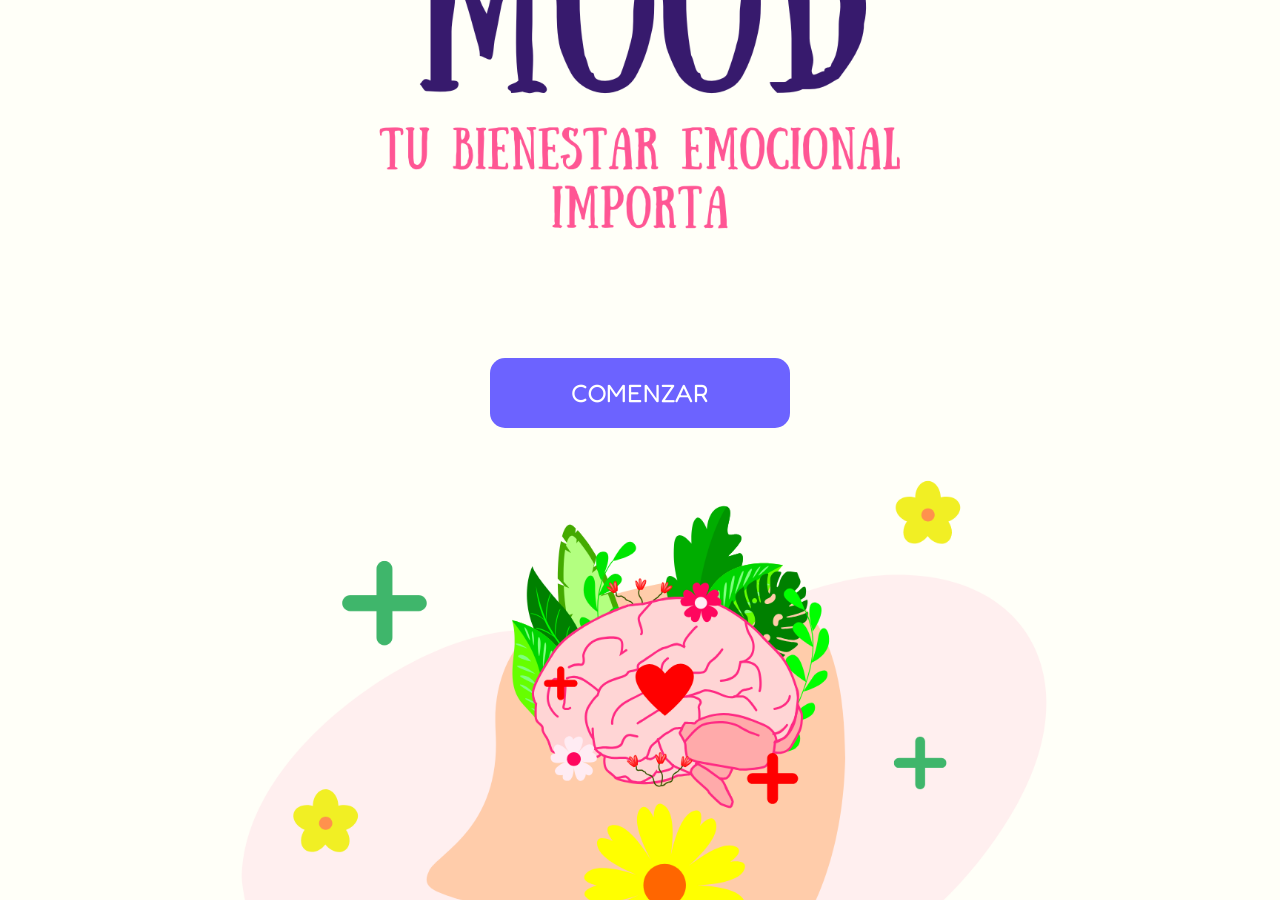
<file: index.html>
<!DOCTYPE html>
<html lang="es">
<head>
    <meta charset="UTF-8">
    <meta name="viewport" content="width=device-width, initial-scale=1.0">
    <title>STUDENT MOOD</title>

    <link rel="stylesheet" href="estilos.css">
    <link rel="manifest" href="manifest.webmanifest">

    <link rel="preconnect" href="https://fonts.googleapis.com">
    <link rel="preconnect" href="https://fonts.gstatic.com" crossorigin>

    <link href="https://fonts.googleapis.com/css2?family=Fredoka:wght@300..700&display=swap" rel="stylesheet">
</head>
<body>

<div class="bg-transicion"></div>

<div class="bg-inicio">

    <div class="contenido-inicio">

        <button class="btn-inicio" onclick="comenzar()">
            COMENZAR
        </button>

    </div>

</div>

<script src="funciones.js"></script>

</body>
</html>
</file>
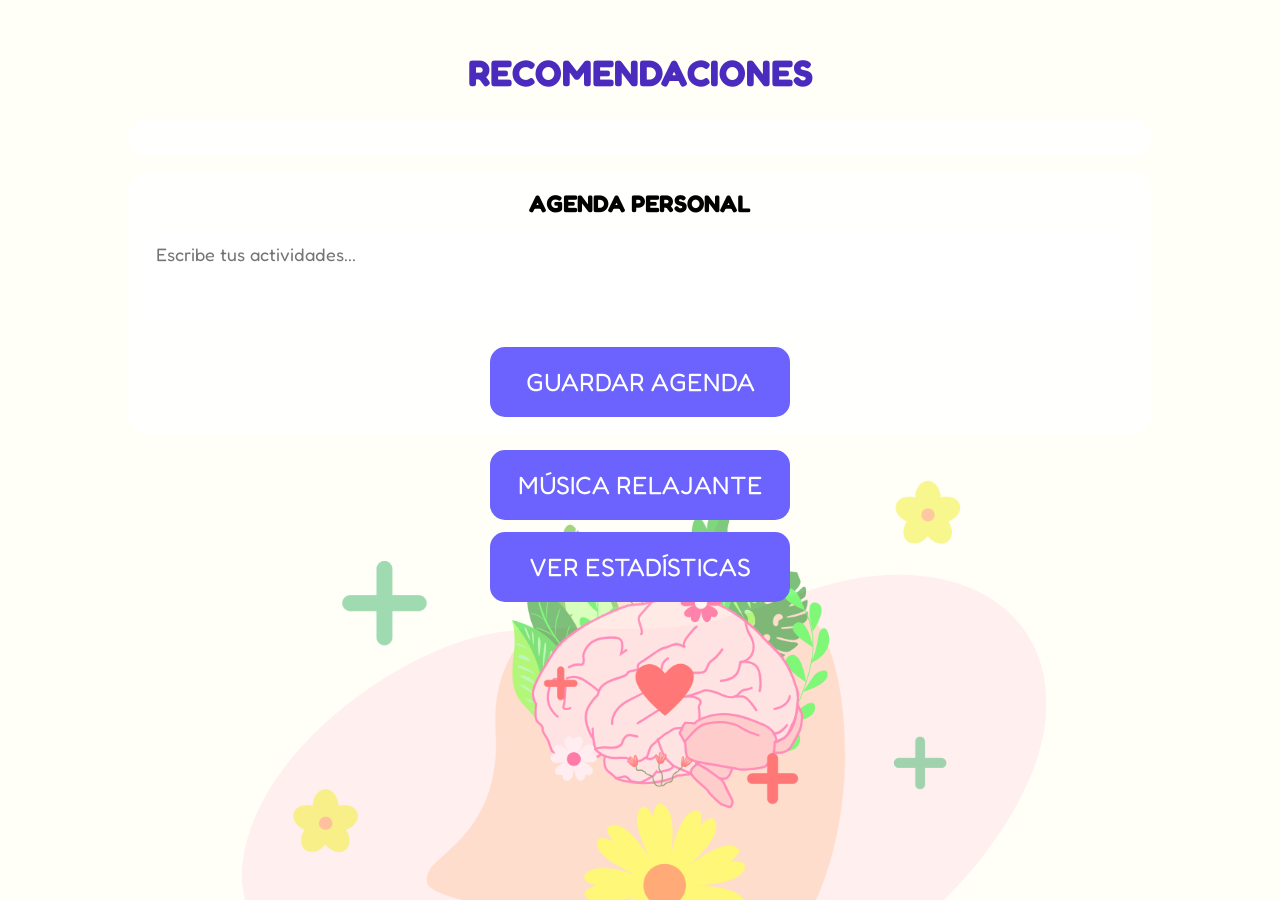
<file: consejos.html>
<!DOCTYPE html>
<html lang="es">
<head>
    <meta charset="UTF-8">
    <meta name="viewport" content="width=device-width, initial-scale=1.0">
    <title>CONSEJOS</title>

    <link rel="stylesheet" href="estilos.css">
    <link rel="manifest" href="manifest.webmanifest">

    <link rel="preconnect" href="https://fonts.googleapis.com">
    <link rel="preconnect" href="https://fonts.gstatic.com" crossorigin>

    <link href="https://fonts.googleapis.com/css2?family=Fredoka:wght@300..700&display=swap" rel="stylesheet">
</head>
<body>

<div class="bg-app">

    <div class="titulo">

        <h1>RECOMENDACIONES</h1>

    </div>

    <div class="caja-consejos" id="cajaConsejos">

    </div>

    <div class="agenda-box">

        <h2>AGENDA PERSONAL</h2>

        <textarea id="agenda"
        placeholder="Escribe tus actividades..."></textarea>

        <button onclick="guardarAgenda()">

            GUARDAR AGENDA

        </button>

    </div>

    <div class="botones">

        <button onclick="musicaRelax()">

            MÚSICA RELAJANTE

        </button>

        <button onclick="irHistorial()">

            VER ESTADÍSTICAS

        </button>

    </div>

</div>

<script src="funciones.js"></script>

<script>

window.addEventListener('load', cargarConsejos);

</script>

</body>
</html>
</file>
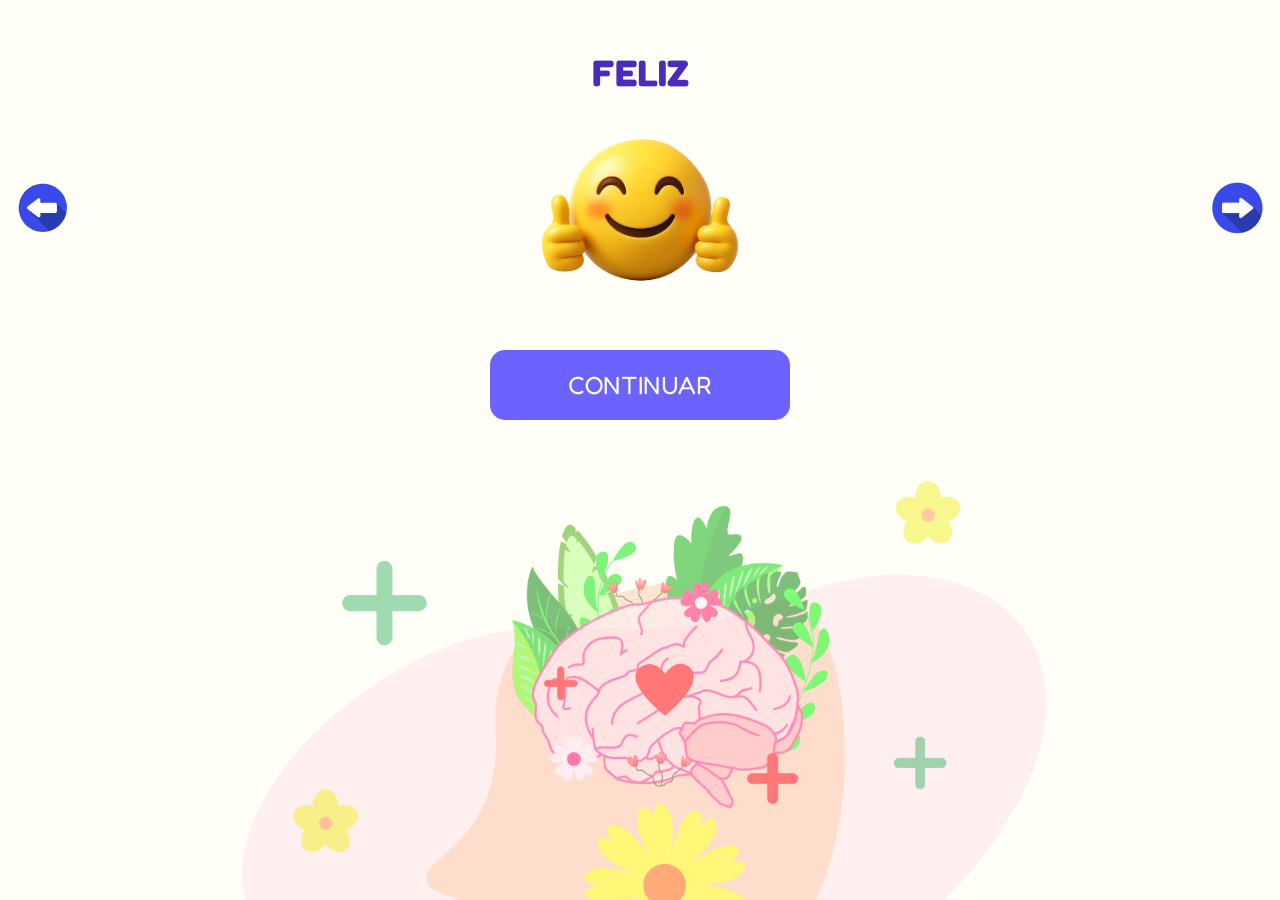
<file: emocion.html>
<!DOCTYPE html>
<html lang="es">
<head>
    <meta charset="UTF-8">
    <meta name="viewport" content="width=device-width, initial-scale=1.0">
    <title>EMOCIONES</title>

    <link rel="stylesheet" href="estilos.css">
    <link rel="manifest" href="manifest.webmanifest">

    <link rel="preconnect" href="https://fonts.googleapis.com">
    <link rel="preconnect" href="https://fonts.gstatic.com" crossorigin>

    <link href="https://fonts.googleapis.com/css2?family=Fredoka:wght@300..700&display=swap" rel="stylesheet">
</head>
<body>

<div class="bg-app">

    <div class="titulo">

        <h1 id="nombreEmocion">
            FELIZ
        </h1>

    </div>

    <div class="emocion-selector">

        <button class="anterior">

            <img src="img/left.png"
            onclick="anteriorEmocion()">

        </button>

        <div class="emocion-img">

            <img src="img/emocion1.png"
            id="emocion">

        </div>

        <button class="siguiente">

            <img src="img/right.png"
            onclick="siguienteEmocion()">

        </button>

    </div>

    <div class="botones-emocion">

        <button onclick="seleccionarEmocion()">

            CONTINUAR

        </button>

    </div>

</div>

<script src="funciones.js"></script>

</body>
</html>
</file>
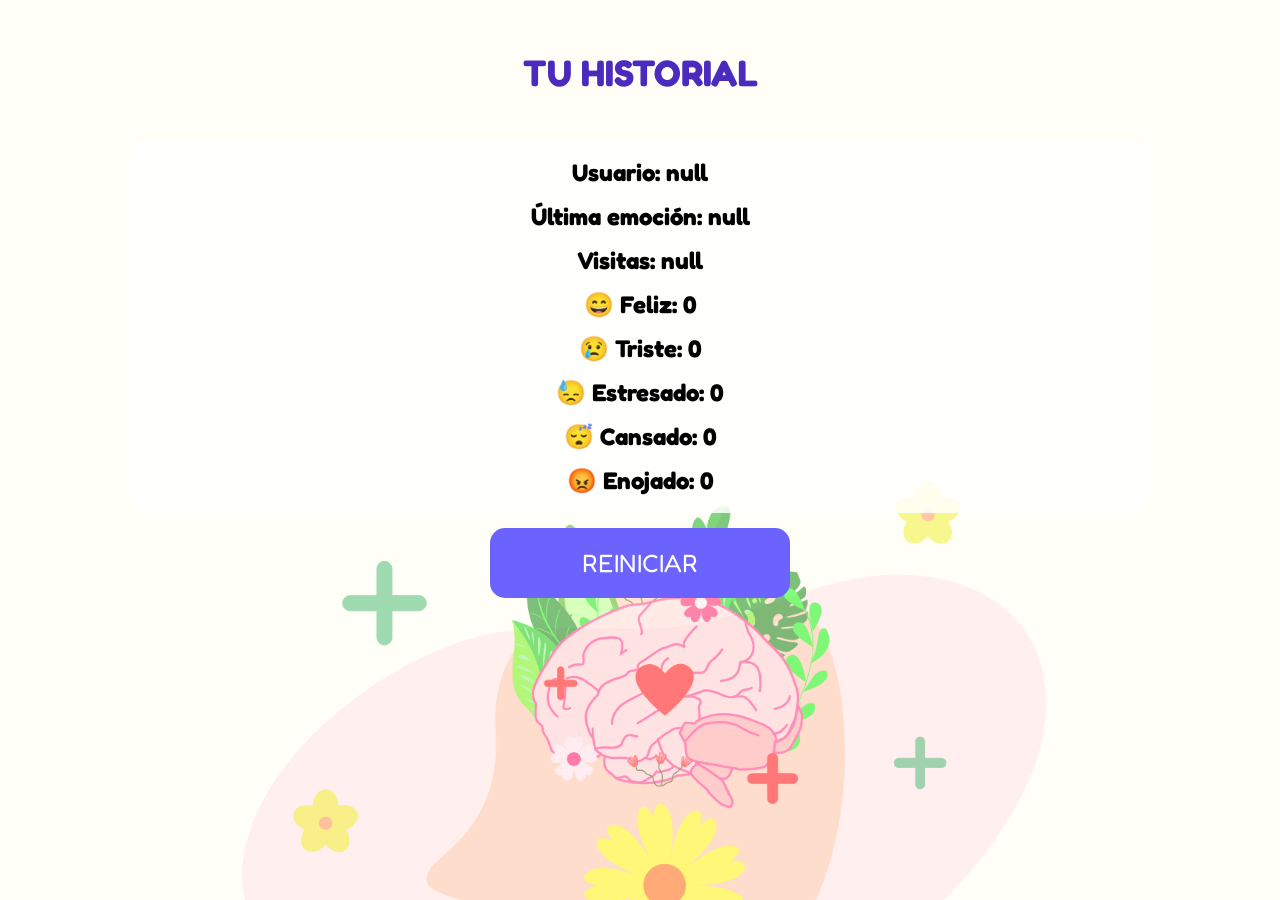
<file: historial.html>
<!DOCTYPE html>
<html lang="es">
<head>
    <meta charset="UTF-8">
    <meta name="viewport" content="width=device-width, initial-scale=1.0">
    <title>HISTORIAL</title>

    <link rel="stylesheet" href="estilos.css">
    <link rel="manifest" href="manifest.webmanifest">

    <link rel="preconnect" href="https://fonts.googleapis.com">
    <link rel="preconnect" href="https://fonts.gstatic.com" crossorigin>

    <link href="https://fonts.googleapis.com/css2?family=Fredoka:wght@300..700&display=swap" rel="stylesheet">
</head>
<body>

<div class="bg-app">

    <div class="titulo">
        <h1>TU HISTORIAL</h1>
    </div>

    <div class="historial-box">

        <h2 id="nombre"></h2>

        <h3 id="emocion"></h3>

        <h3 id="visitas"></h3>

        <h3 id="feliz"></h3>

        <h3 id="triste"></h3>

        <h3 id="estresado"></h3>

        <h3 id="cansado"></h3>

        <h3 id="enojado"></h3>

    </div>

    <div class="botones">

        <button onclick="reiniciar()">
            REINICIAR
        </button>

    </div>

</div>

<script src="funciones.js"></script>

<script>
window.addEventListener('load', cargarHistorial);
</script>

</body>
</html>
</file>
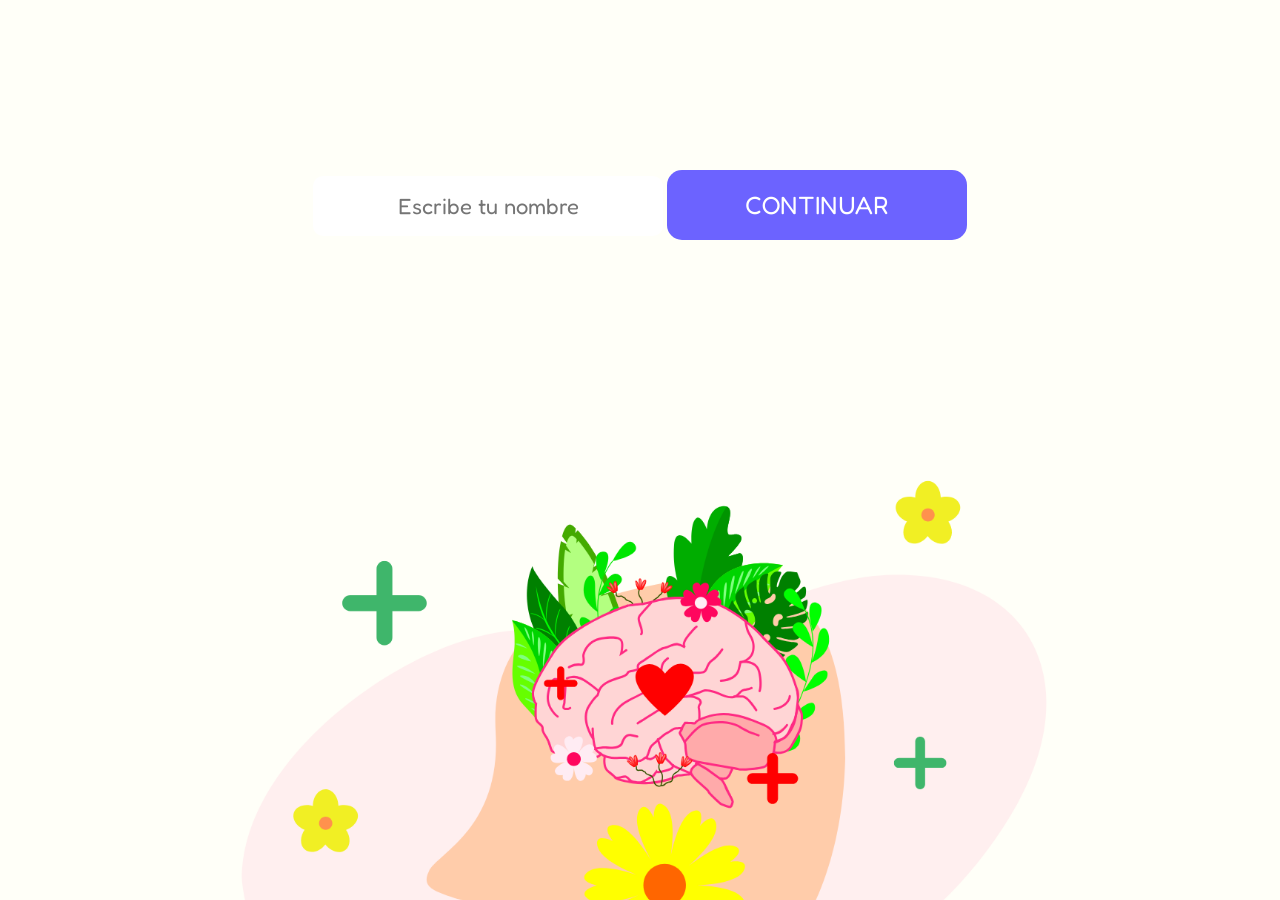
<file: usuario.html>
<!DOCTYPE html>
<html lang="es">
<head>
    <meta charset="UTF-8">
    <meta name="viewport" content="width=device-width, initial-scale=1.0">
    <title>USUARIO</title>

    <link rel="stylesheet" href="estilos.css">
    <link rel="manifest" href="manifest.webmanifest">

    <link rel="preconnect" href="https://fonts.googleapis.com">
    <link rel="preconnect" href="https://fonts.gstatic.com" crossorigin>

    <link href="https://fonts.googleapis.com/css2?family=Fredoka:wght@300..700&display=swap" rel="stylesheet">
</head>
<body>

<div class="bg-usuario">

    <div class="formulario">

        <input type="text" id="usuario" placeholder="Escribe tu nombre">

        <button onclick="guardarUsuario()">
            CONTINUAR
        </button>

    </div>

</div>

<script src="funciones.js"></script>

</body>
</html>
</file>
<file: estilos.css>
*{
    margin:0px;
    padding:0px;
    font-family:"Fredoka", sans-serif;
}

body,html{
    overflow:hidden;
}

.bg-inicio{
    background:url(img/bg_inicio.png);
    background-size:cover;
    background-position:center center;
    background-repeat:no-repeat;
    width:100%;
    height:100%;
    position:absolute;
}

.bg-usuario{
    background:url(img/bg_usuario.png);
    background-size:cover;
    background-position:center center;
    background-repeat:no-repeat;
    width:100%;
    height:100%;
    position:absolute;
}

.bg-app{
    background:url(img/bg_app.png);
    background-size:cover;
    background-position:center center;
    background-repeat:no-repeat;
    width:100%;
    height:100%;
    position:absolute;
}

.contenido-inicio{
    width:100%;
    height:85%;
    display:flex;
    justify-content:center;
    align-items:center;
    position:relative;
}

.contenido-inicio h1{
    font-size:5em;
}

.contenido-inicio p{
    font-size:2em;
}

.btn-inicio,
.formulario button,
.agenda-box button{
    width:300px;
    height:70px;
    border:none;
    border-radius:15px;
    font-size:25px;
    background:#6c63ff;
    color:white;
    margin-top:20px;
}

.botones button {
    width:300px;
    height:70px;
    border:none;
    border-radius:15px;
    font-size:25px;
    background:#6c63ff;
    color:white;
}

.titulo{
    width:100%;
    text-align:center;
    position:absolute;
    top:50px;
    left:0;
    z-index:100;
}

.titulo h1{
    color:#4b2bbd;
    font-size:2.3em;
    text-transform:uppercase;
}

.formulario{
    width:100%;
    text-align:center;
    margin-top:150px;
}

.formulario input{
    width:350px;
    height:60px;
    border:none;
    border-radius:10px;
    text-align:center;
    font-size:22px;
}

.botones-emocion{
    width:100%;
    text-align:center;
    position:absolute;
    top:350px;
    left:0;
}

.botones-emocion button{
    width:300px;
    height:70px;
    border:none;
    border-radius:15px;
    font-size:25px;
    background:#6c63ff;
    color:white;
}

.emocion-selector{
    width:100%;
    height:420px;
    display:flex;
    align-items:center;
    justify-content:center;
    position:relative;
}

.emocion-img{
    width:220px;
    height:220px;
    display:flex;
    justify-content:center;
    align-items:center;
}

.emocion-img img{
    width:100%;
    height:auto;
    animation:pulse 2s infinite;
}

.anterior,
.siguiente{
    background:none;
    border:none;
    position:absolute;
    top:50%;
    transform:translateY(-50%);
    cursor:pointer;
}

.anterior{
    left:15px;
}

.siguiente{
    right:15px;
}

.anterior img,
.siguiente img{
    width:55px;
}

@keyframes pulse{

    0%{
        transform:scale(1);
    }

    50%{
        transform:scale(1.05);
    }

    100%{
        transform:scale(1);
    }
}

.caja-consejos,
.historial-box,
.agenda-box{
    width:80%;
    margin:auto;
    background:rgba(255,255,255,.85);
    padding:18px;
    border-radius:20px;
    text-align:center;
    box-sizing:border-box;
}

.historial-box{
    width:80%;
    margin:auto;
    background:rgba(255,255,255,.85);
    padding:18px;
    border-radius:20px;
    text-align:center;
    box-sizing:border-box;
    margin-top:140px;
}

.caja-consejos p,
.historial-box h3{
    font-size:24px;
    margin-top:15px;
}

.agenda-box textarea{
    width:100%;
    height:90px;
    margin-top:15px;
    border:none;
    border-radius:10px;
    padding:10px;
    box-sizing:border-box;
    font-size:18px;
    resize:none;
}

.caja-consejos{
    margin-top:120px;
}

.agenda-box{
    margin-top:15px;
}

.botones{
    width:100%;
    display:flex;
    flex-direction:column;
    align-items:center;
    gap:12px;
    margin-top:15px;
    position:relative;
    top:0;
}

.bg-transicion{
    background:rgba(0,0,0,.0);
    position:absolute;
    width:100%;
    height:100%;
    transition:.6s all;
}

.bg-transicion-show{
    background:black;
    z-index:9999;
}
</file>
